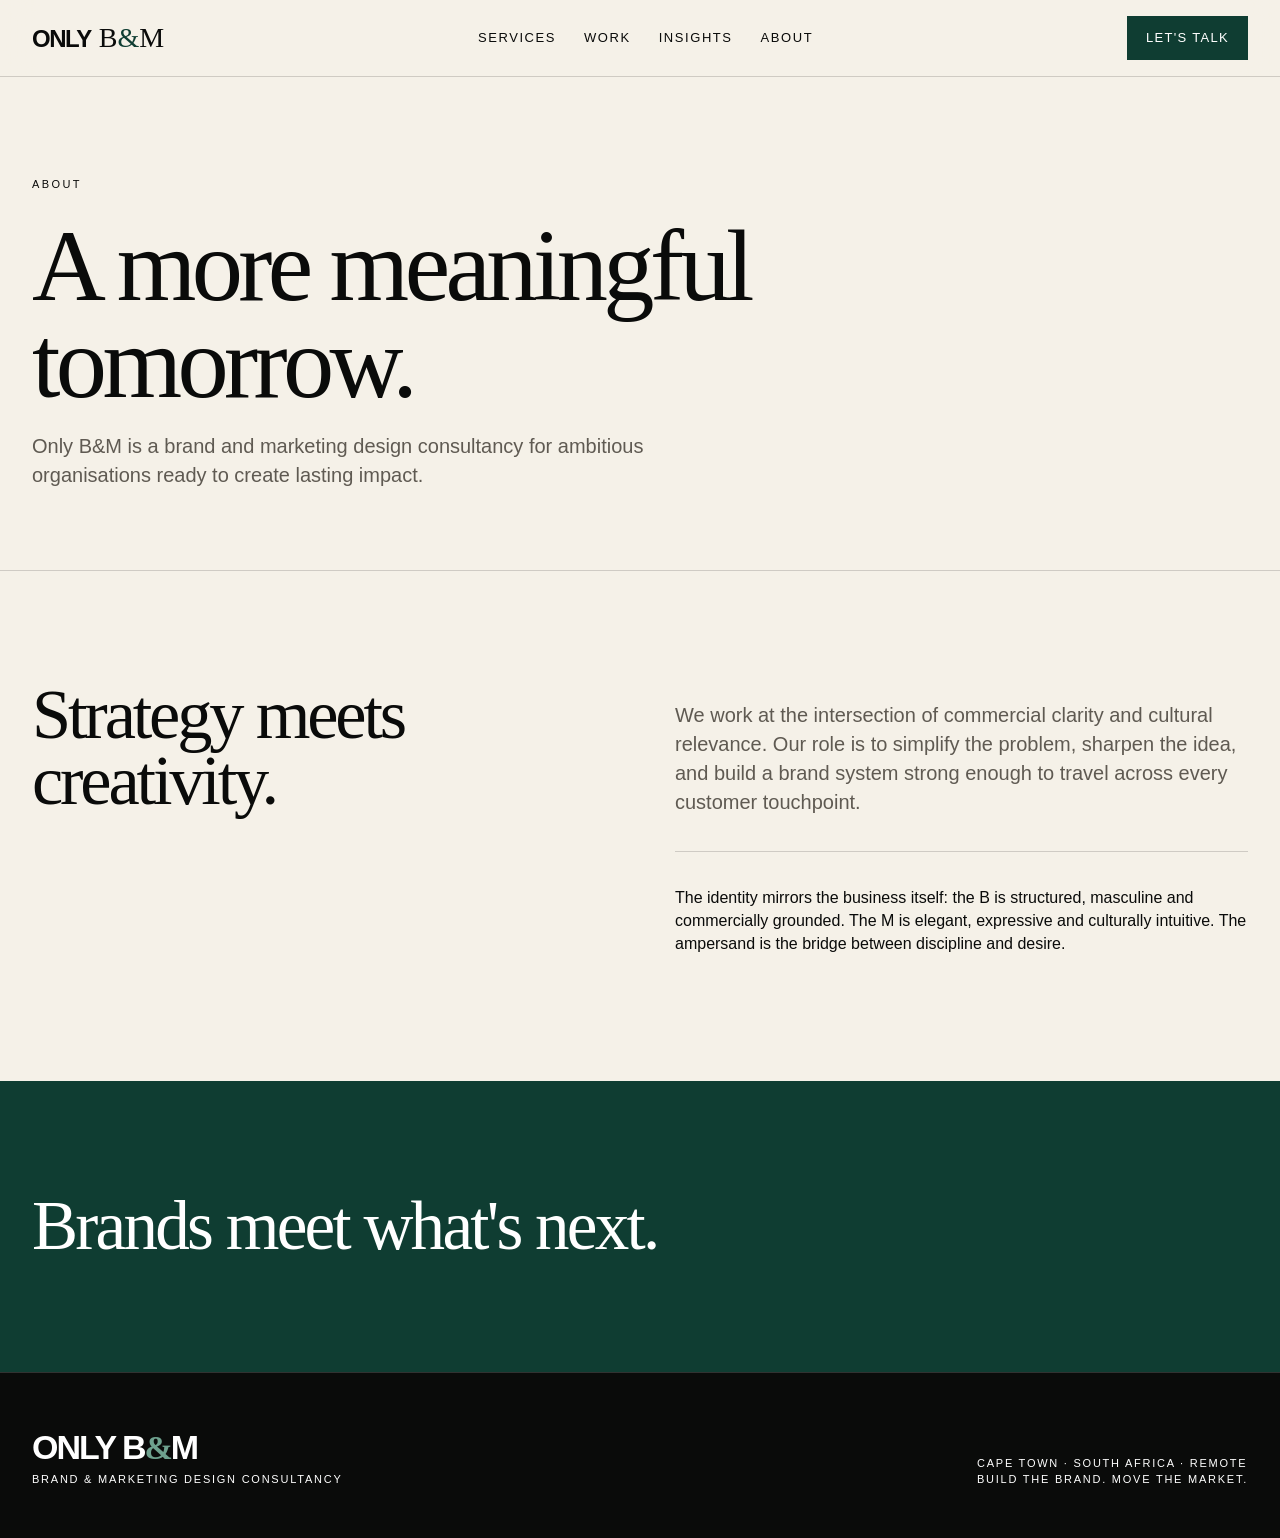
<file: about.html>
<!doctype html><html lang="en"><head><meta charset="utf-8"><meta name="viewport" content="width=device-width,initial-scale=1"><title>About — Only B&M</title><link rel="stylesheet" href="styles.css"><link rel="icon" href="favicon.svg"><link rel="manifest" href="site.webmanifest"><meta name="theme-color" content="#0f3d32"></head><body><nav class="nav"><div class="shell"><a class="logo" href="index.html"><span class="only">ONLY</span><span class="bm">B<span class="amp">&amp;</span>M</span></a><div class="links"><a href="services.html">Services</a><a href="work.html">Work</a><a href="insights.html">Insights</a><a href="about.html">About</a></div><a class="cta dark" href="contact.html">Let's talk</a></div></nav><main><section class="page-hero"><div class="shell"><div class="kicker">About</div><h1>A more meaningful tomorrow.</h1><p class="lede">Only B&M is a brand and marketing design consultancy for ambitious organisations ready to create lasting impact.</p></div></section><section class="section"><div class="shell split"><div><h2>Strategy meets creativity.</h2></div><div><p class="lede">We work at the intersection of commercial clarity and cultural relevance. Our role is to simplify the problem, sharpen the idea, and build a brand system strong enough to travel across every customer touchpoint.</p><div class="rule"></div><p>The identity mirrors the business itself: the B is structured, masculine and commercially grounded. The M is elegant, expressive and culturally intuitive. The ampersand is the bridge between discipline and desire.</p></div></div></section><section class="section emerald"><div class="shell"><div class="quote">Brands meet what's next.</div></div></section></main><footer><div class="shell"><div><div class="footer-brand">ONLY B<span style="color:#6ea18e">&amp;</span>M</div><div class="mini">Brand & Marketing Design Consultancy</div></div><div class="mini">Cape Town · South Africa · Remote<br>Build the brand. Move the market.</div></div></footer></body></html>
</file>
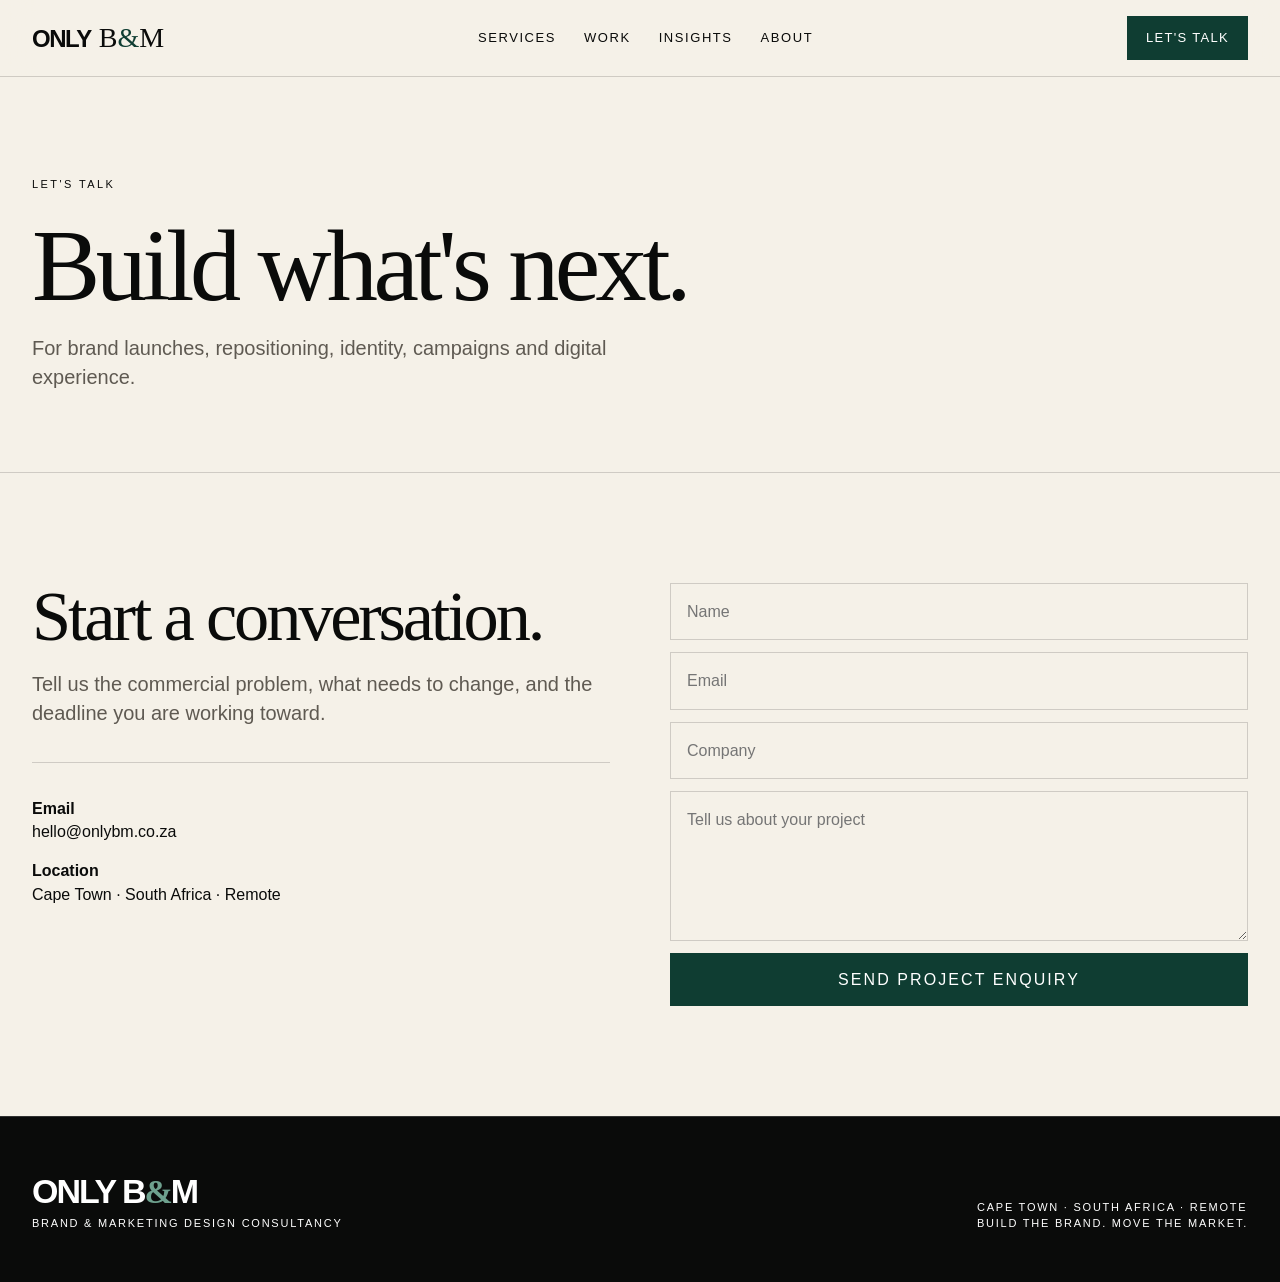
<file: contact.html>
<!doctype html><html lang="en"><head><meta charset="utf-8"><meta name="viewport" content="width=device-width,initial-scale=1"><title>Contact — Only B&M</title><link rel="stylesheet" href="styles.css"><link rel="icon" href="favicon.svg"><link rel="manifest" href="site.webmanifest"><meta name="theme-color" content="#0f3d32"></head><body><nav class="nav"><div class="shell"><a class="logo" href="index.html"><span class="only">ONLY</span><span class="bm">B<span class="amp">&amp;</span>M</span></a><div class="links"><a href="services.html">Services</a><a href="work.html">Work</a><a href="insights.html">Insights</a><a href="about.html">About</a></div><a class="cta dark" href="contact.html">Let's talk</a></div></nav><main><section class="page-hero"><div class="shell"><div class="kicker">Let's talk</div><h1>Build what's next.</h1><p class="lede">For brand launches, repositioning, identity, campaigns and digital experience.</p></div></section><section class="section"><div class="shell contact-box"><div><h2>Start a conversation.</h2><p class="lede">Tell us the commercial problem, what needs to change, and the deadline you are working toward.</p><div class="rule"></div><p><strong>Email</strong><br>hello@onlybm.co.za</p><p><strong>Location</strong><br>Cape Town · South Africa · Remote</p></div><form class="contact-light" name="project-enquiry" method="POST" data-netlify="true" netlify-honeypot="bot-field" action="/thanks.html"><input type="hidden" name="form-name" value="project-enquiry"><p style="display:none"><label>Do not fill this out: <input name="bot-field"></label></p><input name="name" placeholder="Name" required><input name="email" type="email" placeholder="Email" required><input name="company" placeholder="Company"><textarea name="project" placeholder="Tell us about your project" required></textarea><button>Send project enquiry</button></form></div></section></main><footer><div class="shell"><div><div class="footer-brand">ONLY B<span style="color:#6ea18e">&amp;</span>M</div><div class="mini">Brand & Marketing Design Consultancy</div></div><div class="mini">Cape Town · South Africa · Remote<br>Build the brand. Move the market.</div></div></footer><script src="app.js"></script></body></html>
</file>
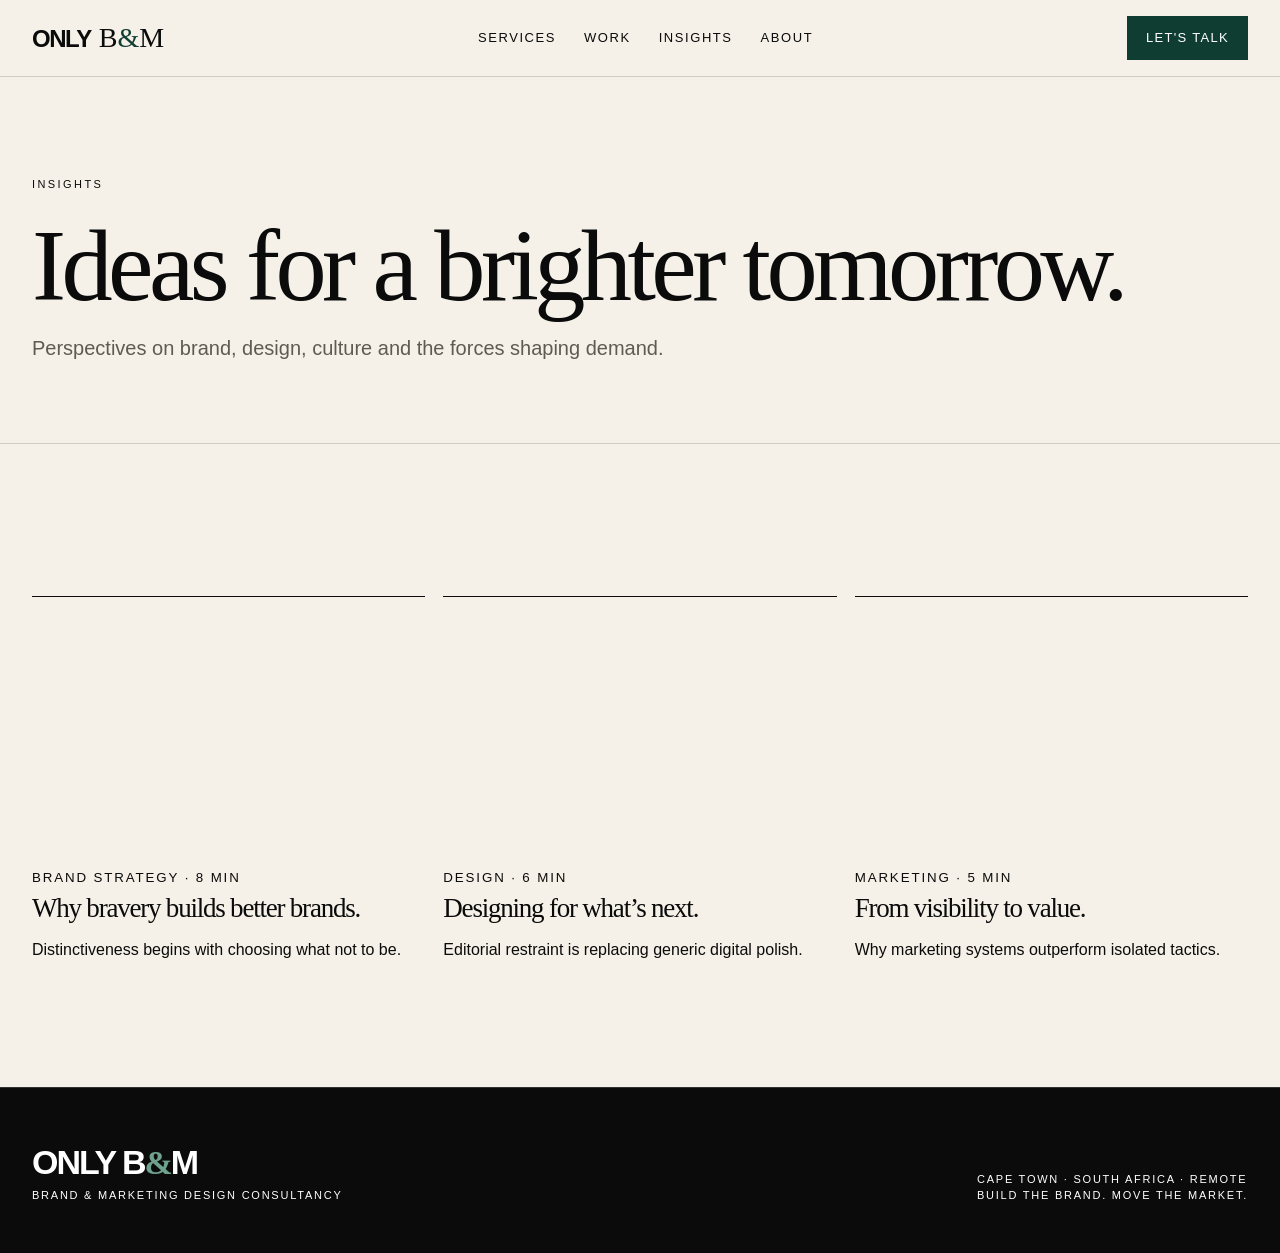
<file: insights.html>
<!doctype html><html lang="en"><head><meta charset="utf-8"><meta name="viewport" content="width=device-width,initial-scale=1"><title>Insights — Only B&M</title><link rel="stylesheet" href="styles.css"><link rel="icon" href="favicon.svg"><link rel="manifest" href="site.webmanifest"><meta name="theme-color" content="#0f3d32"></head><body><nav class="nav"><div class="shell"><a class="logo" href="index.html"><span class="only">ONLY</span><span class="bm">B<span class="amp">&amp;</span>M</span></a><div class="links"><a href="services.html">Services</a><a href="work.html">Work</a><a href="insights.html">Insights</a><a href="about.html">About</a></div><a class="cta dark" href="contact.html">Let's talk</a></div></nav><main><section class="page-hero"><div class="shell"><div class="kicker">Insights</div><h1>Ideas for a brighter tomorrow.</h1><p class="lede">Perspectives on brand, design, culture and the forces shaping demand.</p></div></section><section class="section"><div class="shell"><div class="journal">
<article class="post"><div class="thumb" style="background-image:url('https://images.unsplash.com/photo-1497366811353-6870744d04b2?auto=format&fit=crop&w=1000&q=80')"></div><small>Brand Strategy · 8 min</small><h3>Why bravery builds better brands.</h3><p>Distinctiveness begins with choosing what not to be.</p></article>
<article class="post"><div class="thumb" style="background-image:url('https://images.unsplash.com/photo-1487958449943-2429e8be8625?auto=format&fit=crop&w=1000&q=80')"></div><small>Design · 6 min</small><h3>Designing for what’s next.</h3><p>Editorial restraint is replacing generic digital polish.</p></article>
<article class="post"><div class="thumb" style="background-image:url('https://images.unsplash.com/photo-1497215728101-856f4ea42174?auto=format&fit=crop&w=1000&q=80')"></div><small>Marketing · 5 min</small><h3>From visibility to value.</h3><p>Why marketing systems outperform isolated tactics.</p></article>
</div></div></section></main><footer><div class="shell"><div><div class="footer-brand">ONLY B<span style="color:#6ea18e">&amp;</span>M</div><div class="mini">Brand & Marketing Design Consultancy</div></div><div class="mini">Cape Town · South Africa · Remote<br>Build the brand. Move the market.</div></div></footer></body></html>
</file>
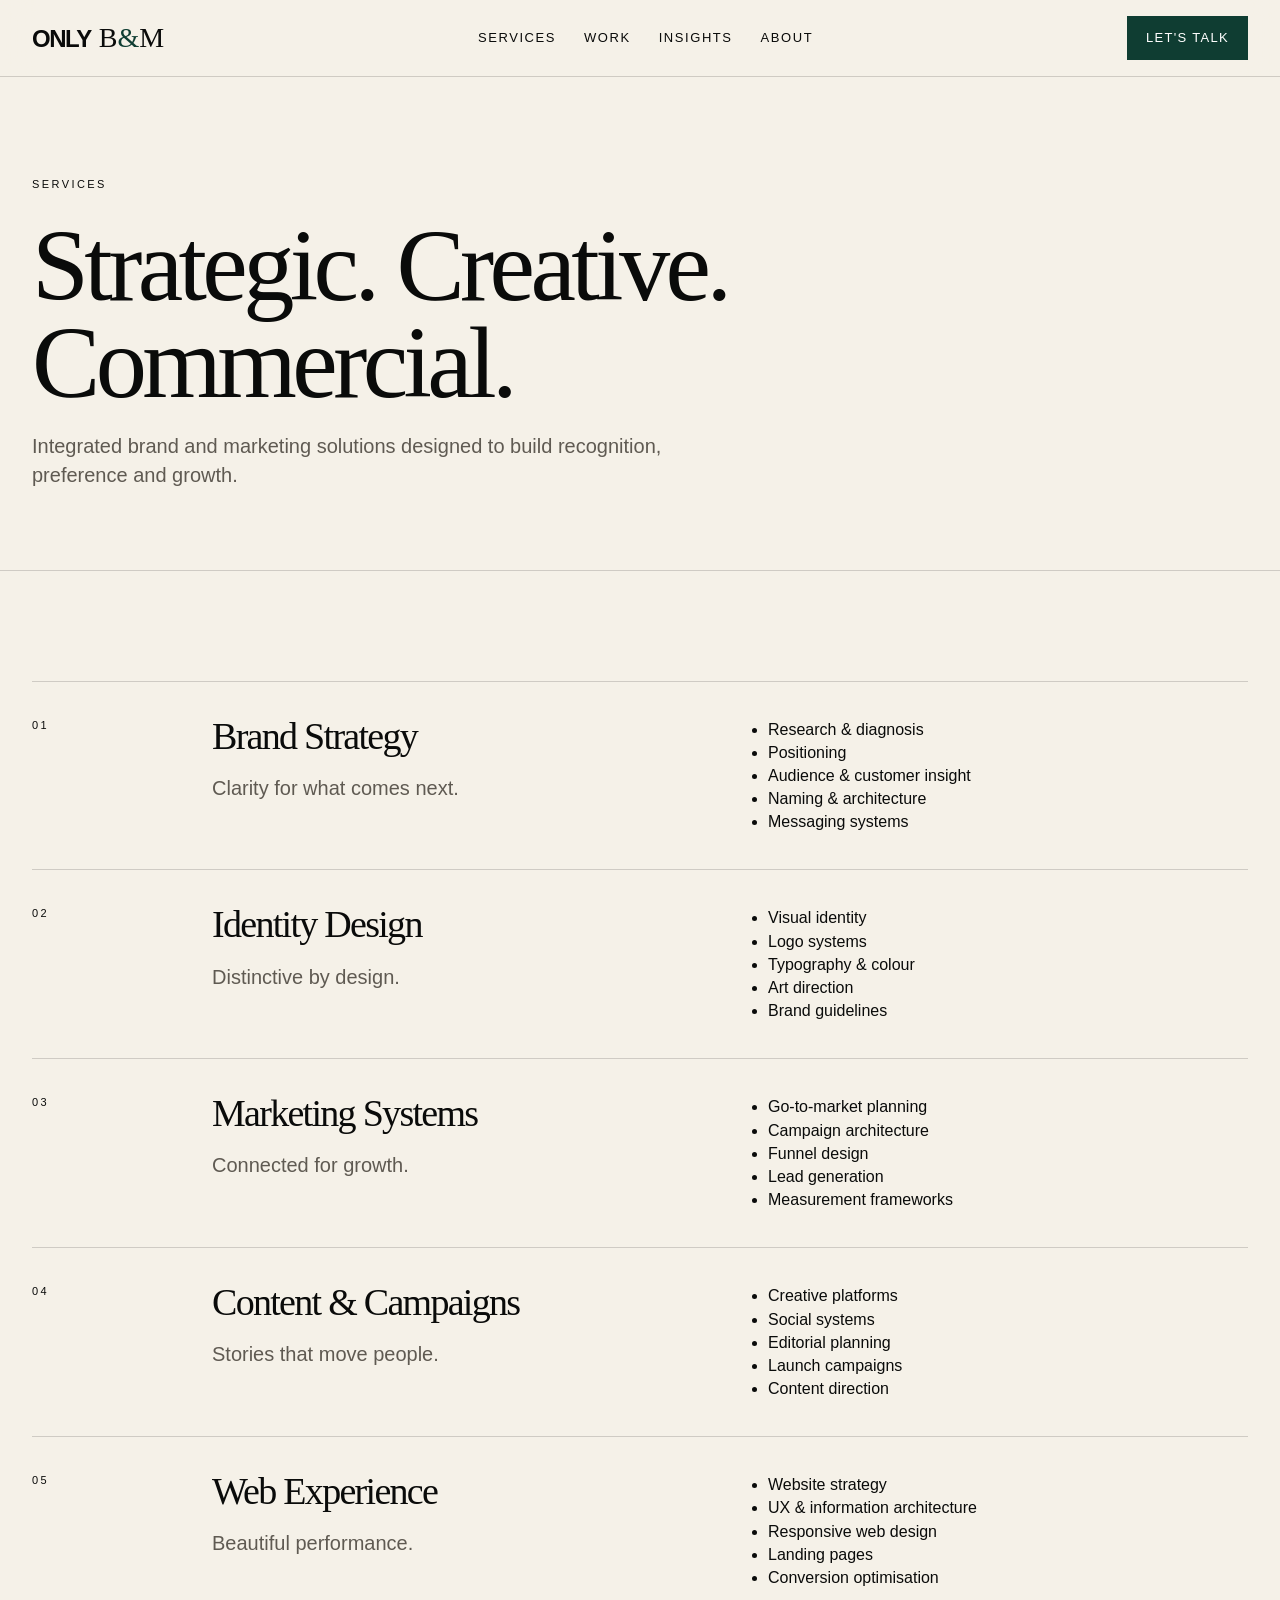
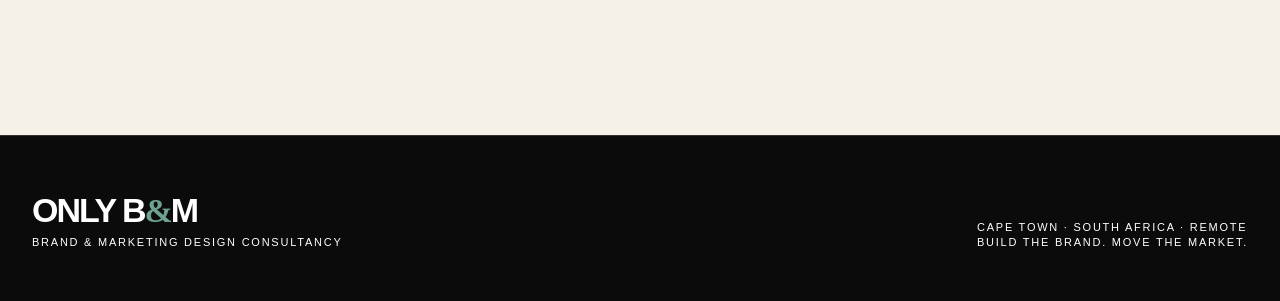
<file: services.html>
<!doctype html><html lang="en"><head><meta charset="utf-8"><meta name="viewport" content="width=device-width,initial-scale=1"><title>Services — Only B&M</title><link rel="stylesheet" href="styles.css"><link rel="icon" href="favicon.svg"><link rel="manifest" href="site.webmanifest"><meta name="theme-color" content="#0f3d32"></head><body><nav class="nav"><div class="shell"><a class="logo" href="index.html"><span class="only">ONLY</span><span class="bm">B<span class="amp">&amp;</span>M</span></a><div class="links"><a href="services.html">Services</a><a href="work.html">Work</a><a href="insights.html">Insights</a><a href="about.html">About</a></div><a class="cta dark" href="contact.html">Let's talk</a></div></nav><main><section class="page-hero"><div class="shell"><div class="kicker">Services</div><h1>Strategic. Creative. Commercial.</h1><p class="lede">Integrated brand and marketing solutions designed to build recognition, preference and growth.</p></div></section><section class="section"><div class="shell">
<div class="service-row"><div class="kicker">01</div><div><h3>Brand Strategy</h3><p class="lede">Clarity for what comes next.</p></div><ul><li>Research & diagnosis</li><li>Positioning</li><li>Audience & customer insight</li><li>Naming & architecture</li><li>Messaging systems</li></ul></div>
<div class="service-row"><div class="kicker">02</div><div><h3>Identity Design</h3><p class="lede">Distinctive by design.</p></div><ul><li>Visual identity</li><li>Logo systems</li><li>Typography & colour</li><li>Art direction</li><li>Brand guidelines</li></ul></div>
<div class="service-row"><div class="kicker">03</div><div><h3>Marketing Systems</h3><p class="lede">Connected for growth.</p></div><ul><li>Go-to-market planning</li><li>Campaign architecture</li><li>Funnel design</li><li>Lead generation</li><li>Measurement frameworks</li></ul></div>
<div class="service-row"><div class="kicker">04</div><div><h3>Content & Campaigns</h3><p class="lede">Stories that move people.</p></div><ul><li>Creative platforms</li><li>Social systems</li><li>Editorial planning</li><li>Launch campaigns</li><li>Content direction</li></ul></div>
<div class="service-row"><div class="kicker">05</div><div><h3>Web Experience</h3><p class="lede">Beautiful performance.</p></div><ul><li>Website strategy</li><li>UX & information architecture</li><li>Responsive web design</li><li>Landing pages</li><li>Conversion optimisation</li></ul></div>
</div></section></main><footer><div class="shell"><div><div class="footer-brand">ONLY B<span style="color:#6ea18e">&amp;</span>M</div><div class="mini">Brand & Marketing Design Consultancy</div></div><div class="mini">Cape Town · South Africa · Remote<br>Build the brand. Move the market.</div></div></footer></body></html>
</file>
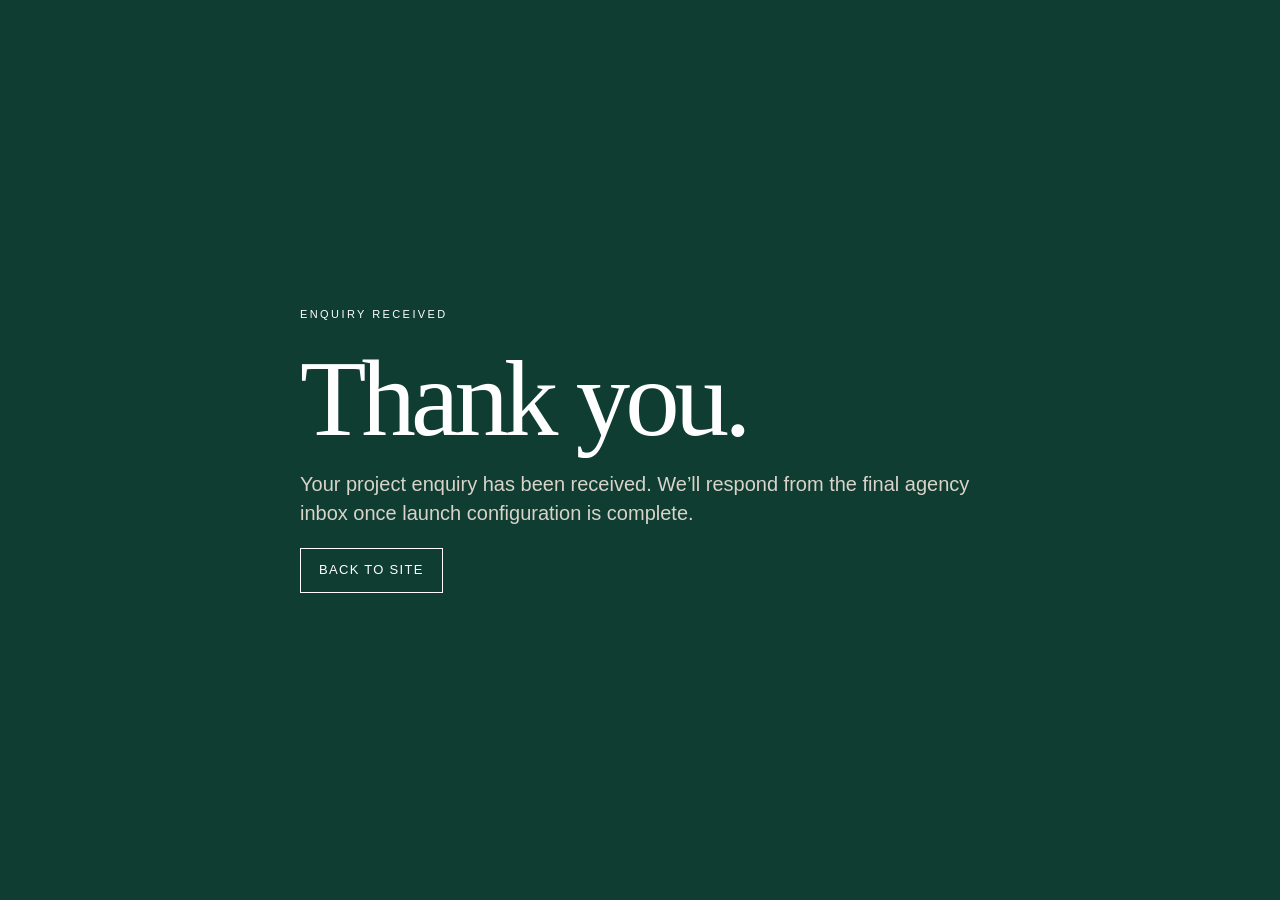
<file: thanks.html>
<!doctype html><html lang="en"><head><meta charset="utf-8"><meta name="viewport" content="width=device-width,initial-scale=1"><title>Thank you — Only B&M</title><link rel="stylesheet" href="styles.css"><link rel="icon" href="favicon.svg"></head><body><main class="section emerald" style="min-height:100vh;display:grid;place-items:center"><div class="shell"><div class="kicker">Enquiry received</div><h1>Thank you.</h1><p class="lede" style="color:#d9d3ca">Your project enquiry has been received. We’ll respond from the final agency inbox once launch configuration is complete.</p><a class="cta" style="color:white;border-color:white" href="index.html">Back to site</a></div></main></body></html>
</file>
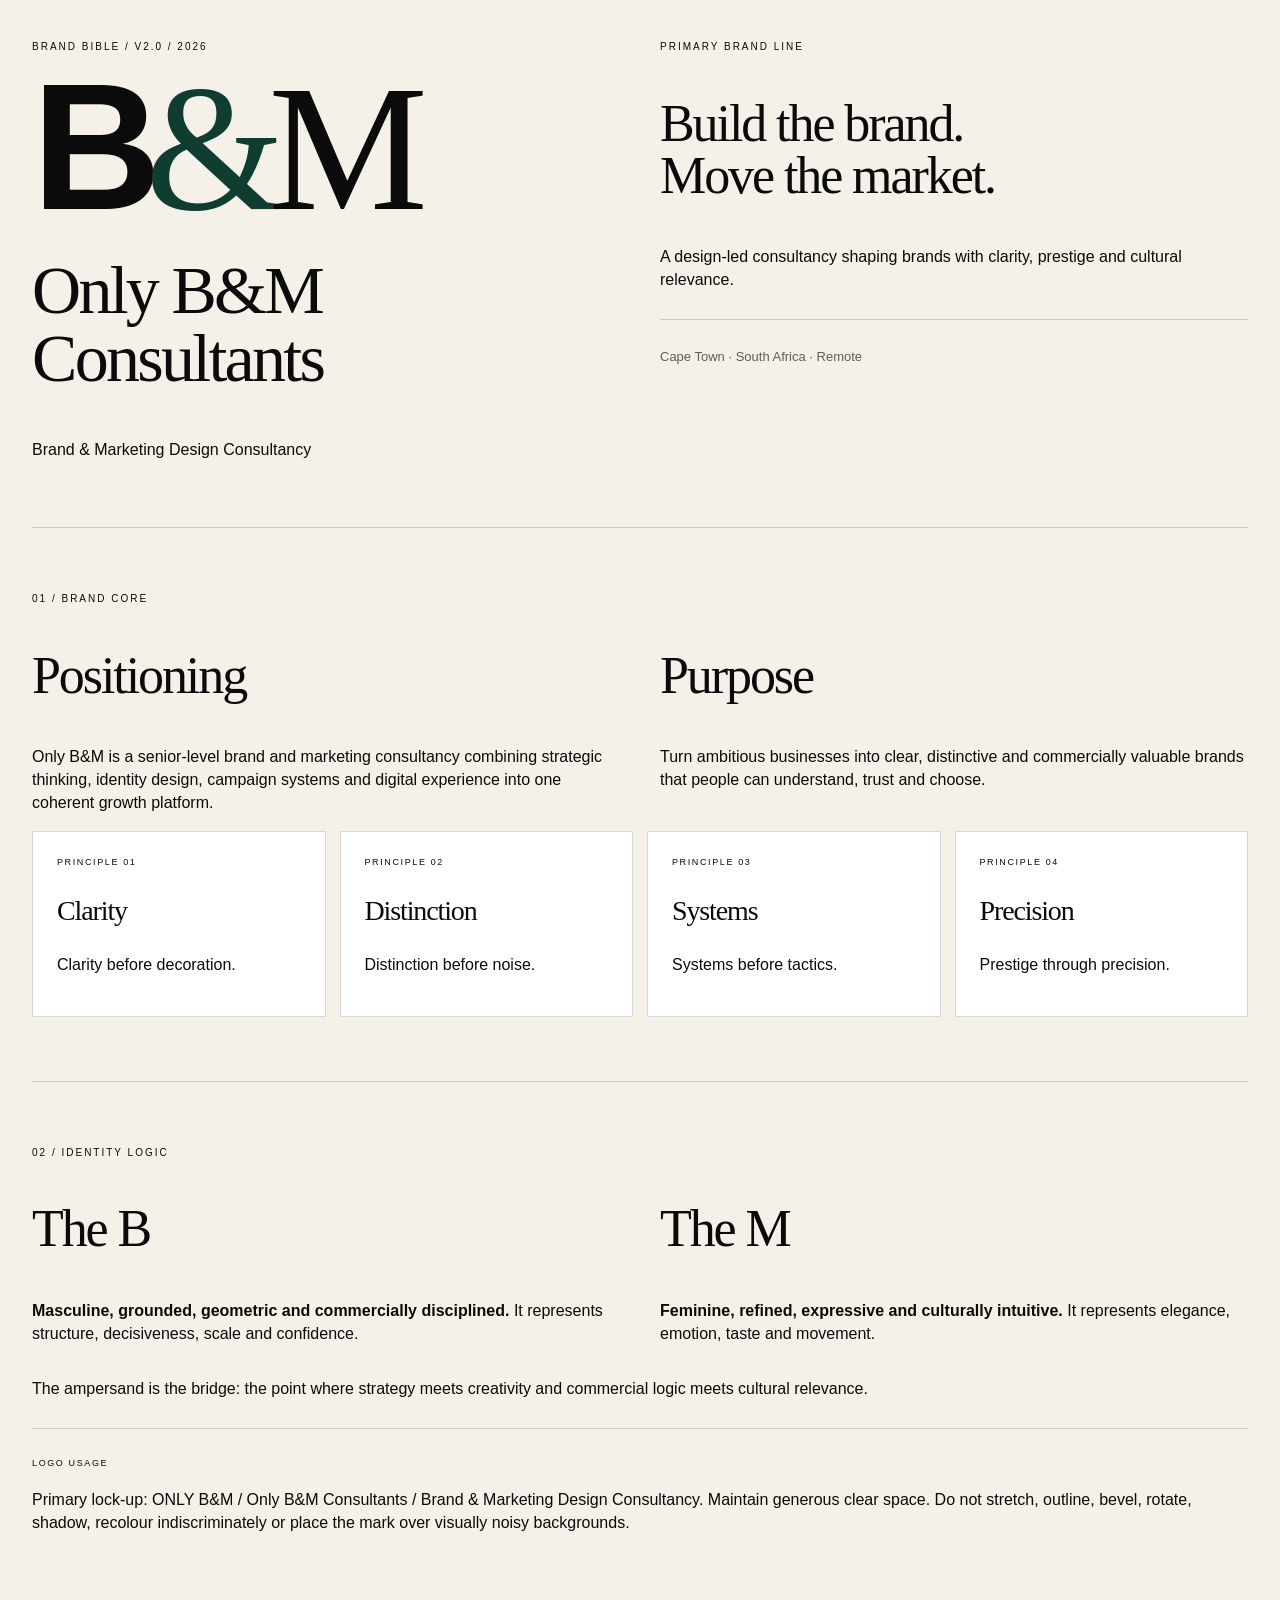
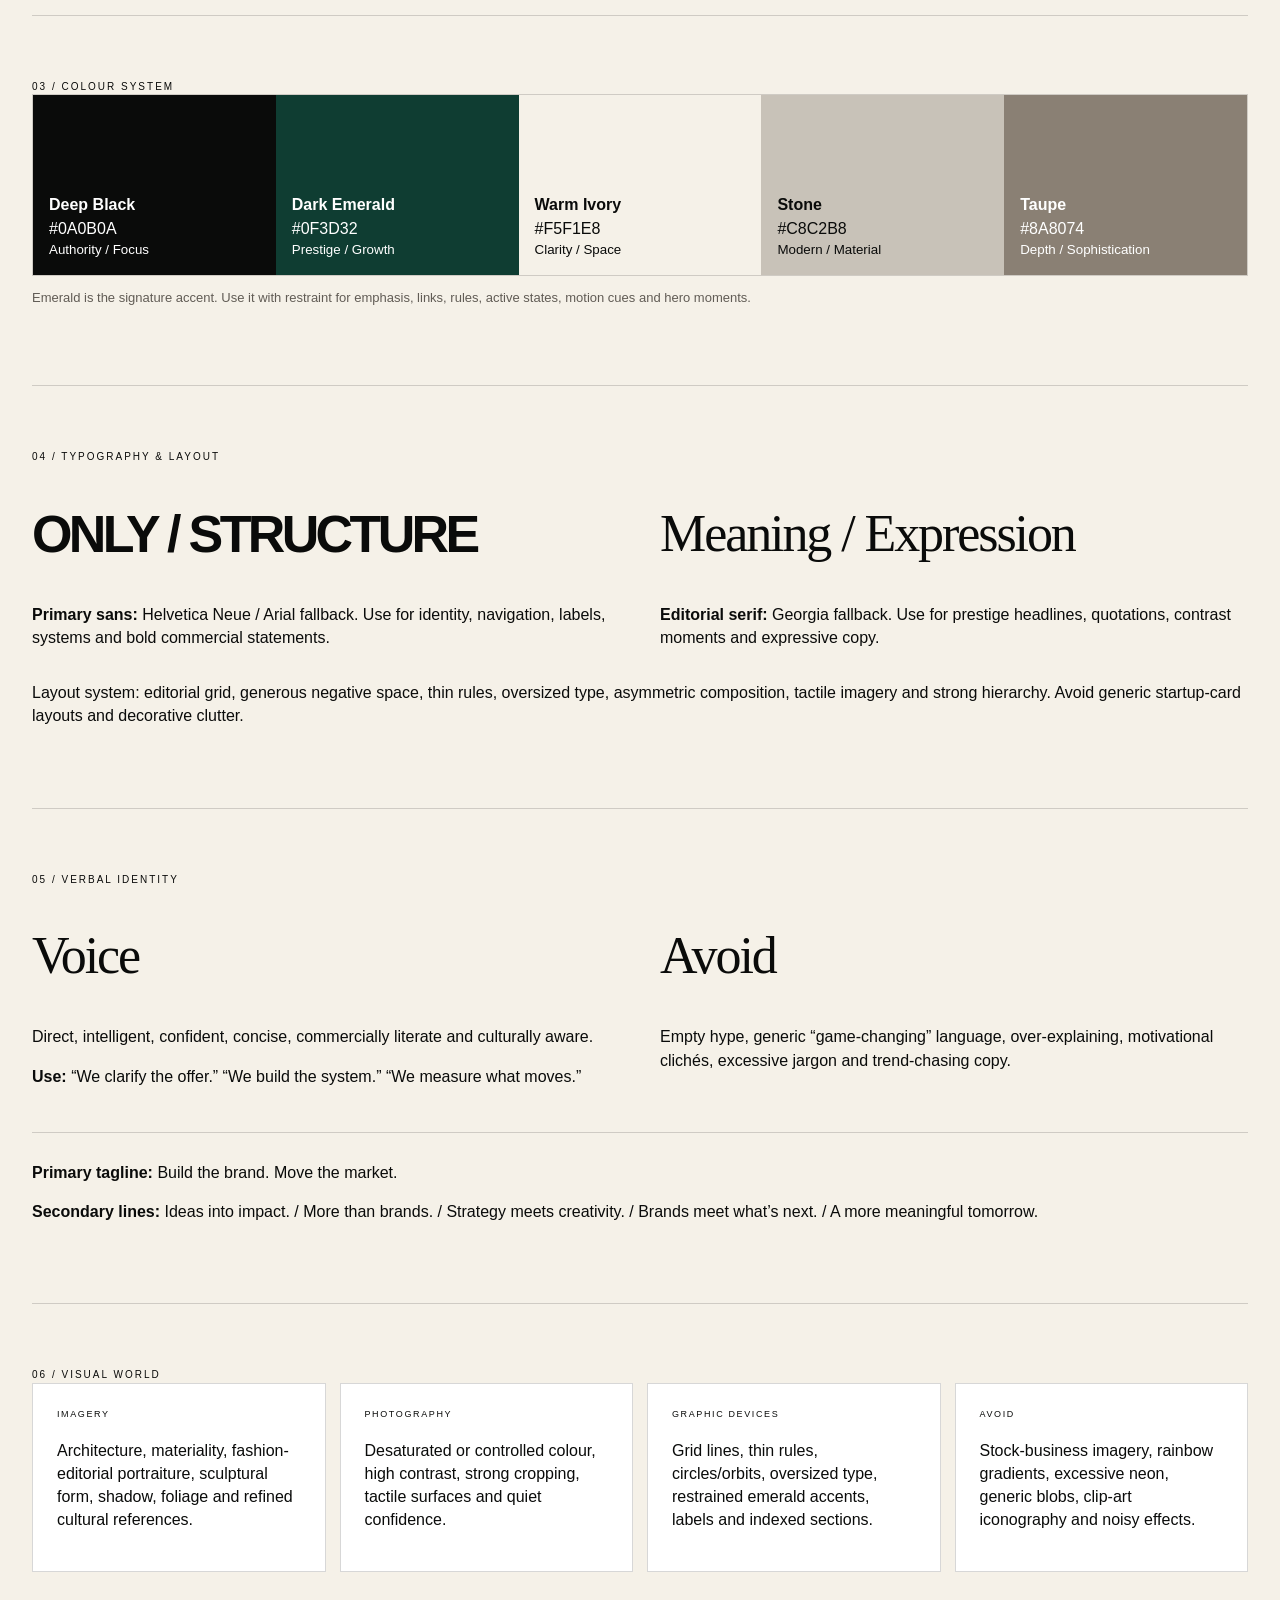
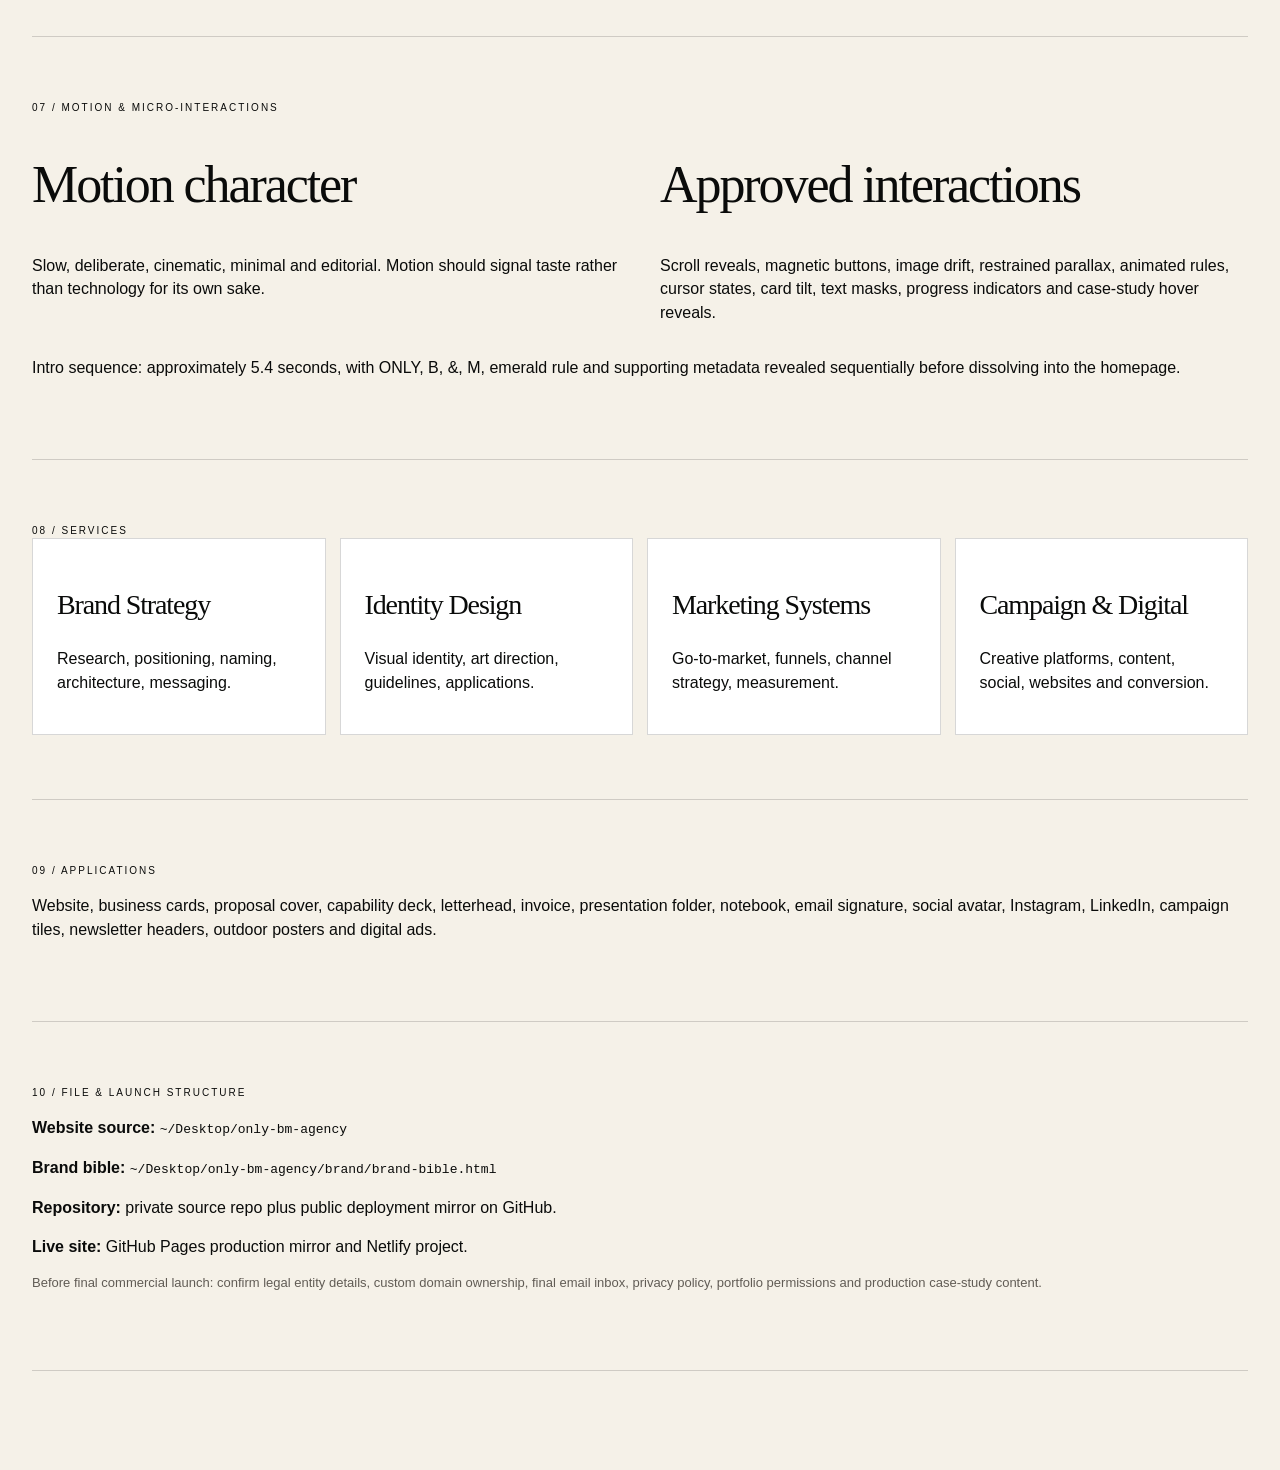
<file: brand/brand-bible.html>
<!doctype html>
<html lang="en">
<head>
<meta charset="utf-8">
<meta name="viewport" content="width=device-width,initial-scale=1">
<title>Only B&M Consultants — Brand Bible</title>
<style>
:root{--ink:#0a0b0a;--ivory:#f5f1e8;--stone:#c8c2b8;--taupe:#8a8074;--emerald:#0f3d32;--emerald2:#174f42;--line:rgba(10,11,10,.16)}
*{box-sizing:border-box}body{margin:0;background:var(--ivory);color:var(--ink);font-family:Arial,Helvetica,sans-serif;line-height:1.45}
main{max-width:1320px;margin:auto;padding:40px 32px 100px}.top{display:grid;grid-template-columns:1fr 1fr;gap:40px;border-bottom:1px solid var(--line);padding-bottom:50px}
.k{font-size:10px;letter-spacing:.2em;text-transform:uppercase}.logo{font-size:clamp(84px,14vw,190px);font-weight:900;line-height:.7;letter-spacing:-.09em;margin:30px 0}
.logo span{font-family:Georgia,serif;color:var(--emerald);font-weight:400}.logo em{font-family:Georgia,serif;font-style:normal;font-weight:400}
h1,h2,h3{font-family:Georgia,serif;font-weight:400;letter-spacing:-.04em;line-height:1}h1{font-size:68px}h2{font-size:52px}h3{font-size:28px}
section{padding:64px 0;border-bottom:1px solid var(--line)}.grid2{display:grid;grid-template-columns:1fr 1fr;gap:40px}.grid4{display:grid;grid-template-columns:repeat(4,1fr);gap:14px}
.card{background:white;border:1px solid var(--line);padding:24px}.label{font-size:9px;text-transform:uppercase;letter-spacing:.18em;margin-bottom:18px}
.palette{display:grid;grid-template-columns:repeat(5,1fr);gap:0;border:1px solid var(--line)}.sw{min-height:180px;padding:16px;display:flex;flex-direction:column;justify-content:flex-end}
.sw.dark{color:white}.rule{height:1px;background:var(--line);margin:28px 0}.small{font-size:13px;color:#615c55}
@media(max-width:800px){.top,.grid2,.grid4{grid-template-columns:1fr}.palette{grid-template-columns:1fr 1fr}.logo{font-size:96px}}
</style>
</head>
<body><main><div class="top">
<div>
<div class="k">Brand Bible / v2.0 / 2026</div>
<div class="logo">B<span>&amp;</span><em>M</em></div>
<h1>Only B&M Consultants</h1>
<p>Brand & Marketing Design Consultancy</p>
</div>
<div>
<div class="k">Primary brand line</div>
<h2>Build the brand.<br>Move the market.</h2>
<p>A design-led consultancy shaping brands with clarity, prestige and cultural relevance.</p>
<div class="rule"></div>
<p class="small">Cape Town · South Africa · Remote</p>
</div>
</div>

<section>
<div class="k">01 / Brand Core</div>
<div class="grid2">
<div><h2>Positioning</h2><p>Only B&M is a senior-level brand and marketing consultancy combining strategic thinking, identity design, campaign systems and digital experience into one coherent growth platform.</p></div>
<div><h2>Purpose</h2><p>Turn ambitious businesses into clear, distinctive and commercially valuable brands that people can understand, trust and choose.</p></div>
</div>
<div class="grid4">
<div class="card"><div class="label">Principle 01</div><h3>Clarity</h3><p>Clarity before decoration.</p></div>
<div class="card"><div class="label">Principle 02</div><h3>Distinction</h3><p>Distinction before noise.</p></div>
<div class="card"><div class="label">Principle 03</div><h3>Systems</h3><p>Systems before tactics.</p></div>
<div class="card"><div class="label">Principle 04</div><h3>Precision</h3><p>Prestige through precision.</p></div>
</div>
</section><section>
<div class="k">02 / Identity Logic</div>
<div class="grid2">
<div><h2>The B</h2><p><strong>Masculine, grounded, geometric and commercially disciplined.</strong> It represents structure, decisiveness, scale and confidence.</p></div>
<div><h2>The M</h2><p><strong>Feminine, refined, expressive and culturally intuitive.</strong> It represents elegance, emotion, taste and movement.</p></div>
</div>
<p>The ampersand is the bridge: the point where strategy meets creativity and commercial logic meets cultural relevance.</p>
<div class="rule"></div>
<div class="label">Logo usage</div>
<p>Primary lock-up: ONLY B&M / Only B&M Consultants / Brand & Marketing Design Consultancy. Maintain generous clear space. Do not stretch, outline, bevel, rotate, shadow, recolour indiscriminately or place the mark over visually noisy backgrounds.</p>
</section>

<section>
<div class="k">03 / Colour System</div>
<div class="palette">
<div class="sw dark" style="background:#0a0b0a"><strong>Deep Black</strong><span>#0A0B0A</span><small>Authority / Focus</small></div>
<div class="sw dark" style="background:#0f3d32"><strong>Dark Emerald</strong><span>#0F3D32</span><small>Prestige / Growth</small></div>
<div class="sw" style="background:#f5f1e8"><strong>Warm Ivory</strong><span>#F5F1E8</span><small>Clarity / Space</small></div>
<div class="sw" style="background:#c8c2b8"><strong>Stone</strong><span>#C8C2B8</span><small>Modern / Material</small></div>
<div class="sw dark" style="background:#8a8074"><strong>Taupe</strong><span>#8A8074</span><small>Depth / Sophistication</small></div>
</div>
<p class="small">Emerald is the signature accent. Use it with restraint for emphasis, links, rules, active states, motion cues and hero moments.</p>
</section><section>
<div class="k">04 / Typography & Layout</div>
<div class="grid2">
<div><h2 style="font-family:Arial,Helvetica,sans-serif;font-weight:900;letter-spacing:-.07em">ONLY / STRUCTURE</h2><p><strong>Primary sans:</strong> Helvetica Neue / Arial fallback. Use for identity, navigation, labels, systems and bold commercial statements.</p></div>
<div><h2 style="font-family:Georgia,serif">Meaning / Expression</h2><p><strong>Editorial serif:</strong> Georgia fallback. Use for prestige headlines, quotations, contrast moments and expressive copy.</p></div>
</div>
<p>Layout system: editorial grid, generous negative space, thin rules, oversized type, asymmetric composition, tactile imagery and strong hierarchy. Avoid generic startup-card layouts and decorative clutter.</p>
</section>

<section>
<div class="k">05 / Verbal Identity</div>
<div class="grid2">
<div><h2>Voice</h2><p>Direct, intelligent, confident, concise, commercially literate and culturally aware.</p><p><strong>Use:</strong> “We clarify the offer.” “We build the system.” “We measure what moves.”</p></div>
<div><h2>Avoid</h2><p>Empty hype, generic “game-changing” language, over-explaining, motivational clichés, excessive jargon and trend-chasing copy.</p></div>
</div>
<div class="rule"></div>
<p><strong>Primary tagline:</strong> Build the brand. Move the market.</p>
<p><strong>Secondary lines:</strong> Ideas into impact. / More than brands. / Strategy meets creativity. / Brands meet what’s next. / A more meaningful tomorrow.</p>
</section><section>
<div class="k">06 / Visual World</div>
<div class="grid4">
<div class="card"><div class="label">Imagery</div><p>Architecture, materiality, fashion-editorial portraiture, sculptural form, shadow, foliage and refined cultural references.</p></div>
<div class="card"><div class="label">Photography</div><p>Desaturated or controlled colour, high contrast, strong cropping, tactile surfaces and quiet confidence.</p></div>
<div class="card"><div class="label">Graphic devices</div><p>Grid lines, thin rules, circles/orbits, oversized type, restrained emerald accents, labels and indexed sections.</p></div>
<div class="card"><div class="label">Avoid</div><p>Stock-business imagery, rainbow gradients, excessive neon, generic blobs, clip-art iconography and noisy effects.</p></div>
</div>
</section>

<section>
<div class="k">07 / Motion & Micro-interactions</div>
<div class="grid2">
<div><h2>Motion character</h2><p>Slow, deliberate, cinematic, minimal and editorial. Motion should signal taste rather than technology for its own sake.</p></div>
<div><h2>Approved interactions</h2><p>Scroll reveals, magnetic buttons, image drift, restrained parallax, animated rules, cursor states, card tilt, text masks, progress indicators and case-study hover reveals.</p></div>
</div>
<p>Intro sequence: approximately 5.4 seconds, with ONLY, B, &, M, emerald rule and supporting metadata revealed sequentially before dissolving into the homepage.</p>
</section><section>
<div class="k">08 / Services</div>
<div class="grid4">
<div class="card"><h3>Brand Strategy</h3><p>Research, positioning, naming, architecture, messaging.</p></div>
<div class="card"><h3>Identity Design</h3><p>Visual identity, art direction, guidelines, applications.</p></div>
<div class="card"><h3>Marketing Systems</h3><p>Go-to-market, funnels, channel strategy, measurement.</p></div>
<div class="card"><h3>Campaign & Digital</h3><p>Creative platforms, content, social, websites and conversion.</p></div>
</div>
</section>

<section>
<div class="k">09 / Applications</div>
<p>Website, business cards, proposal cover, capability deck, letterhead, invoice, presentation folder, notebook, email signature, social avatar, Instagram, LinkedIn, campaign tiles, newsletter headers, outdoor posters and digital ads.</p>
</section>

<section>
<div class="k">10 / File & Launch Structure</div>
<p><strong>Website source:</strong> <code>~/Desktop/only-bm-agency</code></p>
<p><strong>Brand bible:</strong> <code>~/Desktop/only-bm-agency/brand/brand-bible.html</code></p>
<p><strong>Repository:</strong> private source repo plus public deployment mirror on GitHub.</p>
<p><strong>Live site:</strong> GitHub Pages production mirror and Netlify project.</p>
<p class="small">Before final commercial launch: confirm legal entity details, custom domain ownership, final email inbox, privacy policy, portfolio permissions and production case-study content.</p>
</section>
</main></body></html>
</file>
<file: styles.css>
:root{
  --ink:#0a0b0a; --ivory:#f5f1e8; --stone:#c8c2b8; --taupe:#8a8074;
  --emerald:#0f3d32; --emerald2:#174f42; --line:rgba(10,11,10,.16);
  --max:1440px;
}
*{box-sizing:border-box}
html{scroll-behavior:smooth}
body{margin:0;background:var(--ivory);color:var(--ink);font-family:Arial,Helvetica,sans-serif;line-height:1.45}
a{color:inherit}
img{max-width:100%;display:block}
.shell{max-width:var(--max);margin:auto;padding:0 32px}
.nav{position:sticky;top:0;z-index:30;background:rgba(245,241,232,.88);backdrop-filter:blur(18px);border-bottom:1px solid var(--line)}
.nav .shell{height:76px;display:flex;align-items:center;justify-content:space-between;gap:28px}
.logo{display:flex;align-items:baseline;gap:8px;text-decoration:none}
.logo .only{font-weight:900;font-size:24px;letter-spacing:-.06em}
.logo .bm{font-family:Georgia,serif;font-size:28px}
.logo .amp{color:var(--emerald);font-family:Georgia,serif}
.links{display:flex;gap:28px;font-size:13px;text-transform:uppercase;letter-spacing:.12em}
.links a{text-decoration:none}
.cta{display:inline-flex;align-items:center;justify-content:center;padding:12px 18px;border:1px solid var(--ink);text-decoration:none;font-size:13px;text-transform:uppercase;letter-spacing:.1em}
.cta.dark{background:var(--emerald);color:white;border-color:var(--emerald)}
.hero{min-height:calc(100vh - 76px);display:grid;grid-template-columns:1.1fr .9fr}
.hero-copy{padding:8vw 7vw 6vw max(32px,calc((100vw - var(--max))/2 + 32px));display:flex;flex-direction:column;justify-content:center}
.kicker{font-size:11px;text-transform:uppercase;letter-spacing:.22em;margin-bottom:24px}
h1,h2,h3{font-family:Georgia,"Times New Roman",serif;font-weight:400;letter-spacing:-.045em;line-height:.95;margin:0}
h1{font-size:clamp(68px,8.5vw,150px)}
h2{font-size:clamp(46px,5.5vw,86px)}
h3{font-size:32px}
.hero-copy p{max-width:620px;font-size:20px;color:#49453f;margin:30px 0}
.hero-media{background:
 linear-gradient(180deg,rgba(15,61,50,.05),rgba(15,61,50,.42)),
 url('https://images.unsplash.com/photo-1487958449943-2429e8be8625?auto=format&fit=crop&w=1800&q=88') center/cover}
.hero-mark{font-size:clamp(90px,14vw,230px);font-weight:900;line-height:.72;letter-spacing:-.09em}
.hero-mark .fem{font-family:Georgia,serif;font-weight:400}
.hero-mark .amp{color:var(--emerald)}
.band{background:var(--emerald);color:white;padding:34px 0}
.band .shell{display:flex;justify-content:space-between;gap:32px;text-transform:uppercase;letter-spacing:.16em;font-size:12px}
.section{padding:110px 0}
.split{display:grid;grid-template-columns:1fr 1fr;gap:70px;align-items:start}
.rule{height:1px;background:var(--line);margin:34px 0}
.display{font-family:Georgia,serif;font-size:clamp(38px,4.3vw,70px);line-height:1.02;letter-spacing:-.04em}
.lede{font-size:20px;color:#5f5a52;max-width:680px}
.cards{display:grid;grid-template-columns:repeat(5,1fr);gap:12px;margin-top:50px}
.card{border-top:1px solid var(--ink);padding:24px 8px 36px 0}
.card .n{font-size:11px;letter-spacing:.18em}
.card h3{font-size:25px;margin:56px 0 16px}
.card p{color:#69635a;font-size:14px}
.case-grid{display:grid;grid-template-columns:repeat(2,1fr);gap:18px;margin-top:44px}
.case{min-height:430px;position:relative;overflow:hidden;background:#ddd}
.case img{width:100%;height:100%;object-fit:cover;filter:grayscale(55%)}
.case .overlay{position:absolute;inset:auto 0 0 0;padding:26px;background:linear-gradient(transparent,rgba(0,0,0,.72));color:white}
.case .overlay span{font-size:11px;text-transform:uppercase;letter-spacing:.18em}
.case .overlay h3{font-size:34px;margin-top:8px}
.dark{background:var(--ink);color:white}
.emerald{background:var(--emerald);color:white}
.quote{font-family:Georgia,serif;font-size:clamp(44px,5.4vw,82px);line-height:1.02;letter-spacing:-.04em;max-width:1100px}
.stats{display:grid;grid-template-columns:repeat(4,1fr);margin-top:54px;border-top:1px solid var(--line)}
.stat{padding:28px 20px 28px 0;border-right:1px solid var(--line)}
.stat strong{font-family:Georgia,serif;font-size:50px;font-weight:400}
.stat span{display:block;color:#6b655d;font-size:12px;text-transform:uppercase;letter-spacing:.16em}
.journal{display:grid;grid-template-columns:repeat(3,1fr);gap:18px;margin-top:42px}
.post{border-top:1px solid var(--ink);padding-top:18px}
.post .thumb{height:230px;background-size:cover;background-position:center;margin-bottom:20px;filter:grayscale(20%)}
.post h3{font-size:27px;margin:8px 0 12px}
.post small{text-transform:uppercase;letter-spacing:.14em}
.contact-box{display:grid;grid-template-columns:1fr 1fr;gap:60px}
form{display:grid;gap:12px}
input,textarea{width:100%;padding:16px;background:transparent;border:1px solid rgba(255,255,255,.35);color:white;font:inherit}
textarea{min-height:150px}
button{padding:15px 20px;background:var(--ivory);border:0;font:inherit;text-transform:uppercase;letter-spacing:.13em;cursor:pointer}
footer{padding:50px 0;border-top:1px solid rgba(255,255,255,.16);background:var(--ink);color:white}
footer .shell{display:flex;justify-content:space-between;gap:30px;align-items:flex-end}
.footer-brand{font-size:34px}
.mini{font-size:11px;text-transform:uppercase;letter-spacing:.16em}
.page-hero{padding:100px 0 60px;border-bottom:1px solid var(--line)}
.page-hero h1{font-size:clamp(64px,8vw,120px);max-width:1100px}
.service-row{display:grid;grid-template-columns:140px 1fr 1fr;gap:40px;padding:36px 0;border-top:1px solid var(--line)}
.service-row h3{font-size:38px}
.service-row ul{margin:0;padding-left:18px}
.work-item{display:grid;grid-template-columns:1.1fr .9fr;gap:40px;padding:50px 0;border-top:1px solid var(--line)}
.work-item img{height:420px;width:100%;object-fit:cover}
.contact-light input,.contact-light textarea{border-color:var(--line);color:var(--ink)}
.contact-light button{background:var(--emerald);color:white}
@media(max-width:950px){
 .links{display:none}.hero{grid-template-columns:1fr}.hero-media{min-height:48vh}.split,.contact-box,.work-item{grid-template-columns:1fr}
 .cards{grid-template-columns:1fr 1fr}.case-grid,.journal{grid-template-columns:1fr}.stats{grid-template-columns:1fr 1fr}
 .service-row{grid-template-columns:1fr}.band .shell{flex-wrap:wrap}
}
@media(max-width:620px){.shell{padding:0 20px}.hero-copy{padding:70px 20px}.cards{grid-template-columns:1fr}.stats{grid-template-columns:1fr}.nav .shell{height:64px}}


/* INTRO REVEAL */
.intro{
  position:fixed; inset:0; z-index:9999; background:var(--ink); color:var(--ivory);
  display:grid; place-items:center; overflow:hidden;
  transition:opacity .7s ease, visibility .7s ease;
}
.intro.is-hidden{opacity:0;visibility:hidden;pointer-events:none}
.intro-inner{width:min(1100px,86vw);position:relative}
.intro-kicker{
  font-size:10px; letter-spacing:.28em; text-transform:uppercase; opacity:0;
  transform:translateY(10px); animation:introFade .55s ease .2s forwards;
}
.intro-name{
  margin-top:22px; display:flex; align-items:flex-end; gap:.02em;
  font-size:clamp(72px,15vw,210px); line-height:.72; letter-spacing:-.09em;
}
.intro-only{
  font-weight:900; display:block; overflow:hidden;
}
.intro-only span{
  display:block; transform:translateY(115%); animation:riseName .85s cubic-bezier(.22,.9,.24,1) .35s forwards;
}
.intro-bm{
  margin-top:26px; display:flex; align-items:baseline; overflow:hidden;
  font-size:clamp(64px,12vw,180px); line-height:.75;
}
.intro-b{
  font-weight:900; transform:translateY(120%); animation:riseName .85s cubic-bezier(.22,.9,.24,1) .72s forwards;
}
.intro-amp{
  font-family:Georgia,"Times New Roman",serif; color:#6ea18e; font-weight:400;
  transform:translateY(120%); animation:riseName .85s cubic-bezier(.22,.9,.24,1) .84s forwards;
}
.intro-m{
  font-family:Georgia,"Times New Roman",serif; font-weight:400;
  transform:translateY(120%); animation:riseName .85s cubic-bezier(.22,.9,.24,1) .96s forwards;
}
.intro-line{margin-top:38px;height:1px;background:rgba(245,241,232,.24);overflow:hidden}
.intro-line span{display:block;height:100%;width:100%;background:#6ea18e;transform:scaleX(0);transform-origin:left;animation:drawLine 1.15s cubic-bezier(.22,.9,.24,1) 1.15s forwards}
.intro-meta{display:flex;justify-content:space-between;gap:20px;margin-top:18px;font-size:10px;text-transform:uppercase;letter-spacing:.2em;color:#c8c2b8;opacity:0;animation:introFade .5s ease 1.45s forwards}
.intro-glow{position:absolute;width:50vw;height:50vw;right:-25vw;top:-25vw;border-radius:50%;background:radial-gradient(circle,rgba(23,79,66,.42),transparent 66%);filter:blur(10px);pointer-events:none}
@keyframes riseName{to{transform:translateY(0)}}
@keyframes drawLine{to{transform:scaleX(1)}}
@keyframes introFade{to{opacity:1;transform:translateY(0)}}
body.intro-lock{overflow:hidden}
@media (prefers-reduced-motion:reduce){
  .intro-kicker,.intro-only span,.intro-b,.intro-amp,.intro-m,.intro-line span,.intro-meta{animation:none;opacity:1;transform:none}
}

/* INTRO REVEAL — SLOW PRESTIGE TIMING */
.intro{transition:opacity 1s ease,visibility 1s ease}
.intro-kicker{animation:introFade .75s ease .4s forwards}
.intro-only span{animation:riseName 1.15s cubic-bezier(.22,.9,.24,1) .75s forwards}
.intro-b{animation:riseName 1.05s cubic-bezier(.22,.9,.24,1) 1.55s forwards}
.intro-amp{animation:riseName 1.05s cubic-bezier(.22,.9,.24,1) 1.82s forwards}
.intro-m{animation:riseName 1.15s cubic-bezier(.22,.9,.24,1) 2.08s forwards}
.intro-line span{animation:drawLine 1.35s cubic-bezier(.22,.9,.24,1) 2.55s forwards}
.intro-meta{animation:introFade .8s ease 3.35s forwards}
/* V2 CREATIVE DIRECTION */
body{overflow-x:hidden}
em{font-family:Georgia,"Times New Roman",serif;font-weight:400}
.site-progress{position:fixed;left:0;top:0;width:100%;height:2px;z-index:10000;pointer-events:none}
.site-progress span{display:block;height:100%;width:100%;background:#6ea18e;transform:scaleX(0);transform-origin:left}
.cursor-dot,.cursor-ring{position:fixed;left:0;top:0;pointer-events:none;z-index:10001;border-radius:50%;opacity:0;transition:opacity .2s ease}
.cursor-dot{width:6px;height:6px;background:#6ea18e;transform:translate(-50%,-50%)}
.cursor-ring{width:34px;height:34px;border:1px solid rgba(15,61,50,.55);transform:translate(-50%,-50%);transition:width .25s ease,height .25s ease,border-color .25s ease,background .25s ease}
body.has-cursor .cursor-dot,body.has-cursor .cursor-ring{opacity:1}
body.cursor-active .cursor-ring{width:56px;height:56px;background:rgba(15,61,50,.09);border-color:#0f3d32}
.reveal{opacity:0;transform:translateY(28px);transition:opacity .9s cubic-bezier(.2,.7,.2,1),transform .9s cubic-bezier(.2,.7,.2,1)}
.reveal.is-visible{opacity:1;transform:none}
.nav{transition:transform .35s ease,background .35s ease}
.nav.is-hidden{transform:translateY(-100%)}
.nav .links a{position:relative}
.nav .links a:after{content:"";position:absolute;left:0;bottom:-8px;width:100%;height:1px;background:var(--emerald);transform:scaleX(0);transform-origin:right;transition:transform .35s ease}
.nav .links a:hover:after{transform:scaleX(1);transform-origin:left}
.logo .fem{font-family:Georgia,serif;font-weight:400}
.hero-v2{position:relative;overflow:hidden;background:var(--ivory);min-height:calc(100vh - 76px)}
.hero-grid-overlay{position:absolute;inset:0;pointer-events:none;background-image:linear-gradient(rgba(10,11,10,.05) 1px,transparent 1px),linear-gradient(90deg,rgba(10,11,10,.05) 1px,transparent 1px);background-size:8.333vw 100%,8.333vw 100%;mask-image:linear-gradient(to bottom,black,transparent 90%)}
.hero-v2 .hero-copy{position:relative;z-index:2;padding-top:7vw}
.eyebrow-row{display:flex;justify-content:space-between;gap:20px;margin-bottom:28px;font-size:10px;text-transform:uppercase;letter-spacing:.2em}
.hero-lockup{display:flex;align-items:baseline;font-size:clamp(100px,14vw,220px);line-height:.7;letter-spacing:-.09em;margin-bottom:34px}
.hero-b{font-weight:900}.hero-amp{font-family:Georgia,serif;color:var(--emerald);font-weight:400}.hero-m{font-family:Georgia,serif;font-weight:400}
.hero-v2 h1{font-size:clamp(54px,6.9vw,112px);max-width:820px}
.hero-v2 h1 em{color:var(--emerald)}
.hero-bottom{display:grid;grid-template-columns:minmax(280px,560px) auto;gap:34px;align-items:end;margin-top:38px}
.hero-bottom p{margin:0;font-size:18px}
.hero-actions{display:flex;align-items:center;gap:18px;flex-wrap:wrap}
.text-link{display:inline-flex;align-items:center;gap:12px;text-decoration:none;font-size:12px;text-transform:uppercase;letter-spacing:.13em;padding-bottom:6px;border-bottom:1px solid currentColor}
.text-link span{transition:transform .3s ease}.text-link:hover span{transform:translate(4px,-4px)}.hero-media-v2{position:relative;overflow:hidden;background:linear-gradient(180deg,rgba(15,61,50,.08),rgba(15,61,50,.35)),url('https://images.unsplash.com/photo-1487958449943-2429e8be8625?auto=format&fit=crop&w=1800&q=88') center/cover;transition:background-position .2s linear}
.media-tag{position:absolute;top:24px;left:24px;padding:8px 10px;background:rgba(245,241,232,.9);font-size:9px;text-transform:uppercase;letter-spacing:.17em}
.media-frame-line{position:absolute;inset:70px;border:1px solid rgba(245,241,232,.55)}
.media-caption{position:absolute;left:26px;right:26px;bottom:26px;display:flex;justify-content:space-between;align-items:end;color:white;font-size:10px;text-transform:uppercase;letter-spacing:.16em}
.media-caption strong{font-family:Georgia,serif;font-size:25px;text-transform:none;letter-spacing:-.03em;font-weight:400}
.media-orbit{position:absolute;width:180px;height:180px;border:1px solid rgba(245,241,232,.55);border-radius:50%;right:-50px;top:38%;animation:orbitPulse 5s ease-in-out infinite}
.media-orbit:before,.media-orbit:after{content:"";position:absolute;inset:20px;border:1px solid rgba(245,241,232,.3);border-radius:50%}
.media-orbit:after{inset:50px}
@keyframes orbitPulse{50%{transform:scale(1.08) rotate(8deg);opacity:.65}}
.ticker{overflow:hidden;background:var(--emerald);color:white;padding:18px 0}
.ticker-track{display:flex;gap:30px;width:max-content;align-items:center;font-family:Georgia,serif;font-size:22px;animation:tickerMove 28s linear infinite}
.ticker-track span{white-space:nowrap}.ticker-track i{font-style:normal;color:#8ab5a4;font-size:12px}
@keyframes tickerMove{to{transform:translateX(-50%)}}
.section-index{display:flex;justify-content:space-between;border-top:1px solid var(--ink);padding-top:12px;margin-bottom:52px;font-size:10px;text-transform:uppercase;letter-spacing:.18em}
.section-index.light{border-color:rgba(255,255,255,.3)}
.manifesto-grid{display:grid;grid-template-columns:1.2fr .8fr;gap:80px}
.manifesto h2{font-size:clamp(52px,6.4vw,98px)}
.manifesto h2 em{color:var(--emerald)}
.principle-list{margin-top:34px;border-top:1px solid var(--line)}
.principle-list span{display:flex;justify-content:space-between;padding:15px 0;border-bottom:1px solid var(--line);font-size:12px;text-transform:uppercase;letter-spacing:.13em}
.principle-list span:after{content:"↗";color:var(--emerald)}
.brand-lab{background:#e9e4da}
.brand-lab-head{display:grid;grid-template-columns:1.2fr .8fr;gap:70px;align-items:end}
.identity-grid{display:grid;grid-template-columns:1.1fr .9fr;gap:14px;margin-top:58px}
.identity-card{min-height:360px;background:var(--ivory);border:1px solid rgba(10,11,10,.1);padding:26px;position:relative;overflow:hidden;transform-style:preserve-3d;transition:transform .25s ease,box-shadow .25s ease}
.identity-card:hover{box-shadow:0 28px 70px rgba(10,11,10,.08)}
.identity-label{font-size:9px;text-transform:uppercase;letter-spacing:.2em}.monogram-card{background:var(--ink);color:white}
.mega-mark{display:flex;align-items:baseline;font-size:clamp(100px,14vw,190px);line-height:.8;letter-spacing:-.09em;margin-top:55px}
.mega-mark b{font-family:Arial,sans-serif}.mega-mark span{font-family:Georgia,serif;color:#6ea18e;font-weight:400}.mega-mark em{font-family:Georgia,serif}
.identity-note{position:absolute;right:26px;bottom:26px;font-size:10px;text-transform:uppercase;letter-spacing:.14em;color:#bfbab1}
.palette-stack{display:grid;grid-template-columns:repeat(5,1fr);height:250px;margin-top:44px;border:1px solid rgba(10,11,10,.1)}
.palette-stack div{background:var(--sw);display:flex;flex-direction:column;justify-content:end;padding:12px;color:white;mix-blend-mode:normal}
.palette-stack div:nth-child(3){color:var(--ink)}
.palette-stack span{font-size:10px;text-transform:uppercase;letter-spacing:.09em}.palette-stack small{font-size:9px;opacity:.7}
.type-card{display:grid;align-content:space-between}
.type-specimen.sans{font-size:clamp(76px,10vw,145px);font-weight:900;letter-spacing:-.08em;line-height:.8}
.type-specimen.serif{font-family:Georgia,serif;font-size:clamp(64px,9vw,130px);letter-spacing:-.07em;color:var(--emerald);line-height:.75}
.type-meta{display:flex;justify-content:space-between;font-size:9px;text-transform:uppercase;letter-spacing:.12em}
.voice-card{background:var(--emerald);color:white}
.voice-card blockquote{font-family:Georgia,serif;font-size:clamp(35px,4vw,58px);line-height:1.03;margin:62px 0 30px}
.voice-tags{display:flex;flex-wrap:wrap;gap:8px}.voice-tags span{border:1px solid rgba(255,255,255,.35);border-radius:999px;padding:7px 10px;font-size:9px;text-transform:uppercase;letter-spacing:.12em}
.cap-head{display:grid;grid-template-columns:1fr .7fr;gap:60px;align-items:end;margin-bottom:55px}
.cap-head p{color:#bdb7ae;max-width:430px}
.cap-list{border-top:1px solid rgba(255,255,255,.25)}
.cap-row{display:grid;grid-template-columns:70px 1.1fr .9fr 40px;gap:25px;align-items:center;color:white;text-decoration:none;padding:28px 0;border-bottom:1px solid rgba(255,255,255,.2);position:relative;overflow:hidden}
.cap-row:before{content:"";position:absolute;inset:0;background:var(--emerald);transform:translateX(-101%);transition:transform .45s cubic-bezier(.2,.7,.2,1)}
.cap-row>*{position:relative;z-index:1}.cap-row:hover:before{transform:translateX(0)}
.cap-row h3{font-size:clamp(28px,3vw,46px)}.cap-row p{margin:0;color:#bdb7ae}.cap-row:hover p{color:white}
.cap-no{font-size:10px;letter-spacing:.15em}.cap-arrow{font-size:22px;transition:transform .3s ease}.cap-row:hover .cap-arrow{transform:translate(5px,-5px)}
.work-head{display:flex;justify-content:space-between;gap:40px;align-items:end}
.work-head h2 em{color:var(--emerald)}
.work-showcase{display:grid;grid-template-columns:1.2fr .8fr;gap:18px;margin-top:48px}.project-card{text-decoration:none;color:inherit}
.project-large{grid-row:span 2}
.project-image{height:360px;position:relative;overflow:hidden;background:#ddd}
.project-large .project-image{height:740px}
.project-image img{width:100%;height:100%;object-fit:cover;transition:transform .9s cubic-bezier(.2,.7,.2,1),filter .5s ease;filter:grayscale(35%)}
.project-card:hover img{transform:scale(1.04);filter:grayscale(0)}
.project-hover{position:absolute;right:18px;bottom:18px;background:var(--ivory);padding:11px 13px;font-size:9px;text-transform:uppercase;letter-spacing:.12em;transform:translateY(15px);opacity:0;transition:.35s ease}
.project-card:hover .project-hover{opacity:1;transform:none}
.project-meta{display:grid;grid-template-columns:120px 1fr;gap:14px;padding:14px 0 28px;border-bottom:1px solid var(--line)}
.project-meta span{font-size:9px;text-transform:uppercase;letter-spacing:.12em}.project-meta strong{grid-column:2;font-family:Georgia,serif;font-size:28px;font-weight:400}
.project-emerald{background:var(--emerald);display:grid;place-items:center}
.project-wordmark{color:white;font-size:clamp(52px,8vw,100px);font-weight:900;letter-spacing:-.07em}.project-wordmark span{font-size:12px;vertical-align:top}
.process-grid{display:grid;grid-template-columns:1fr 1fr;gap:70px}
.process-copy{position:sticky;top:120px;align-self:start}
.process-steps{border-top:1px solid var(--line)}
.process-step{display:grid;grid-template-columns:60px 1fr;gap:25px;padding:28px 0;border-bottom:1px solid var(--line)}
.process-step>span{font-size:10px;letter-spacing:.16em;color:var(--emerald)}
.process-step h3{font-size:34px;margin-bottom:8px}.process-step p{margin:0;color:#6b655d}
.statement-section{position:relative;overflow:hidden}
.statement-mark{font-size:clamp(100px,18vw,260px);line-height:.7;letter-spacing:-.1em;font-weight:900;opacity:.18;margin-bottom:40px}
.statement-mark span,.footer-brand span{font-family:Georgia,serif}.statement-mark em,.footer-brand em{font-family:Georgia,serif;font-style:normal;font-weight:400}
.statement-section .quote{max-width:1180px}
.statement-foot{display:flex;justify-content:space-between;border-top:1px solid rgba(255,255,255,.35);padding-top:16px;margin-top:50px;font-size:10px;text-transform:uppercase;letter-spacing:.16em}
.journal-v2 .post{transition:transform .35s ease}.journal-v2 .post:hover{transform:translateY(-7px)}
.journal-v2 .thumb{overflow:hidden;transition:filter .35s ease,background-size .6s ease;background-size:105%}.journal-v2 .post:hover .thumb{filter:grayscale(0);background-size:110%}.contact-v2 form label{display:grid;gap:7px}
.contact-v2 form label>span{font-size:9px;text-transform:uppercase;letter-spacing:.16em;color:#aaa49c}
.contact-v2 input,.contact-v2 textarea{border:0;border-bottom:1px solid rgba(255,255,255,.3);padding-left:0;transition:border-color .3s ease}
.contact-v2 input:focus,.contact-v2 textarea:focus{outline:none;border-color:#6ea18e}
.contact-v2 button{display:flex;justify-content:space-between;align-items:center;margin-top:16px;transition:background .3s ease,color .3s ease}
.contact-v2 button:hover{background:#6ea18e;color:var(--ink)}
.footer-v2{display:grid!important;grid-template-columns:1.2fr .8fr 1fr;gap:40px;align-items:end}
.footer-brand{font-family:Arial,sans-serif;font-weight:900;letter-spacing:-.06em}
.footer-brand em{font-family:Georgia,serif}.footer-brand span{color:#6ea18e}
.footer-links{display:flex;gap:18px;flex-wrap:wrap}.footer-links a{text-decoration:none;font-size:10px;text-transform:uppercase;letter-spacing:.13em}
.magnetic{will-change:transform}
.intro-grid{position:absolute;inset:0;background-image:linear-gradient(rgba(245,241,232,.045) 1px,transparent 1px),linear-gradient(90deg,rgba(245,241,232,.045) 1px,transparent 1px);background-size:10vw 10vw;opacity:0;animation:introFade .9s ease 1.9s forwards}
@media(max-width:950px){
 .hero-bottom,.manifesto-grid,.brand-lab-head,.identity-grid,.cap-head,.work-showcase,.process-grid{grid-template-columns:1fr}
 .hero-media-v2{min-height:55vh}.project-large{grid-row:auto}.project-large .project-image{height:500px}.process-copy{position:static}
 .cap-row{grid-template-columns:45px 1fr 35px}.cap-row p{display:none}.footer-v2{grid-template-columns:1fr!important}.hero-grid-overlay{display:none}
}
@media(max-width:620px){
 .hero-lockup{font-size:88px}.hero-v2 h1{font-size:54px}.hero-bottom{grid-template-columns:1fr}
 .palette-stack{grid-template-columns:1fr;height:auto}.palette-stack div{min-height:68px}.project-image,.project-large .project-image{height:420px}
 .project-meta{grid-template-columns:1fr}.project-meta strong{grid-column:1}.cap-row h3{font-size:30px}.media-frame-line{inset:45px}
 .cursor-dot,.cursor-ring{display:none}
}
@media(pointer:coarse){.cursor-dot,.cursor-ring{display:none}}/* V2 MOBILE POLISH */
@media(max-width:620px){
 .nav .shell{gap:12px}.nav .cta{padding:10px 12px;font-size:9px;letter-spacing:.08em}.logo .only{font-size:20px}.logo .bm{font-size:24px}
 .hero-v2 h1{font-size:44px;line-height:.98;max-width:100%}.hero-v2 h1 em{font-size:.96em}
 .hero-v2 .hero-copy{padding:58px 20px 48px}.hero-bottom p{font-size:16px}
 .hero-actions{flex-direction:column;align-items:flex-start}.hero-actions .cta,.hero-actions .text-link{width:auto}
 .hero-lockup{font-size:82px;margin-bottom:28px}.eyebrow-row span:last-child{display:none}
 .media-caption{align-items:start;flex-direction:column;gap:6px}.media-caption strong{font-size:20px}
 .section{padding:78px 0}.brand-lab-head{gap:28px}.identity-grid{margin-top:34px}
 .identity-card{min-height:300px}.voice-card blockquote{margin-top:46px}.work-head{align-items:start;flex-direction:column}
 .statement-foot{flex-direction:column;gap:10px}.contact-v2 h2{font-size:54px}
}/* MOBILE CONTAINMENT */
html,body{max-width:100%;overflow-x:hidden}
.hero-v2,.hero-v2 .hero-copy,.hero-bottom,.manifesto-grid,.brand-lab-head,.identity-grid{min-width:0}
@media(max-width:620px){
 .nav .shell{justify-content:flex-start}
 .nav .cta{display:none}
 .hero-v2 .hero-copy{width:100%;max-width:100%}
 .hero-v2 p{max-width:100%;overflow-wrap:anywhere}
}
</file>
